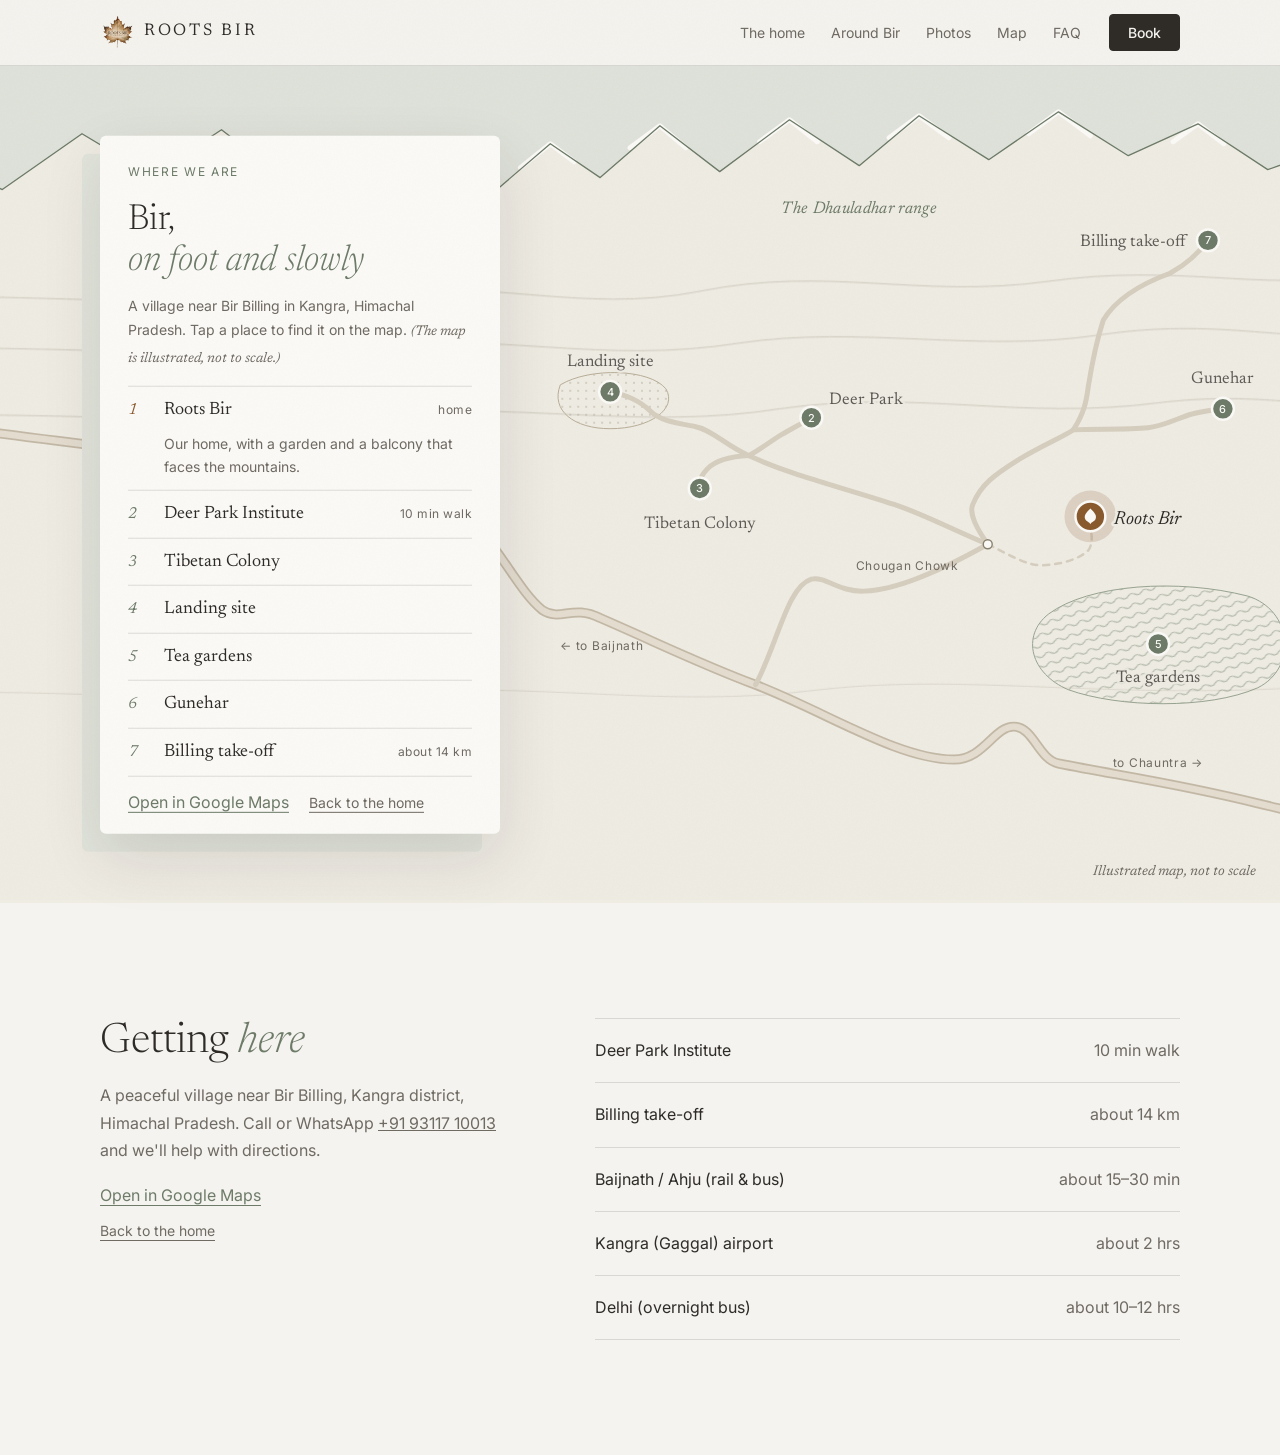
<file: map.html>
<!doctype html>
<html lang="en">
<head>
  <meta charset="utf-8">
  <meta name="viewport" content="width=device-width, initial-scale=1">
  <title>Map of Bir | Roots Bir Homestay</title>
  <meta name="description" content="An illustrated map of Bir, Himachal Pradesh: where the Roots Bir homestay is, and the quiet places nearby like Deer Park, the Tibetan Colony and the Billing take-off.">
  <link rel="canonical" href="https://rootsbir.com/map.html">
  <meta property="og:type" content="website">
  <meta property="og:site_name" content="Roots Bir">
  <meta property="og:title" content="Map of Bir | Roots Bir Homestay">
  <meta property="og:description" content="Where Roots Bir is, and the quiet places nearby.">
  <meta property="og:url" content="https://rootsbir.com/map.html">
  <meta property="og:image" content="https://rootsbir.com/images/og-image.jpg">
  <meta name="twitter:card" content="summary_large_image">
  <link rel="preconnect" href="https://fonts.googleapis.com">
  <link rel="preconnect" href="https://fonts.gstatic.com" crossorigin>
  <link href="https://fonts.googleapis.com/css2?family=Newsreader:ital,opsz,wght@0,6..72,300;0,6..72,400;1,6..72,300;1,6..72,400&family=Inter:wght@400;500&display=swap" rel="stylesheet">
  <link rel="icon" type="image/png" href="images/favicon.png">
  <link rel="stylesheet" href="styles.css">
  <link rel="stylesheet" href="map.css">
</head>
<body class="map-page">

  <header class="top">
    <div class="top-inner">
      <a href="index.html" class="name"><img class="mark" src="images/logo-mark.png" alt="" width="34" height="34"><span>Roots Bir</span></a>
      <nav class="nav" aria-label="Main">
        <a href="index.html#home">The home</a>
        <a href="index.html#around">Around Bir</a>
        <a href="index.html#photos">Photos</a>
        <a href="map.html" aria-current="page">Map</a>
        <a href="index.html#faq">FAQ</a>
      </nav>
      <a href="index.html#book" class="btn btn-solid btn-sm">Book</a>
    </div>
  </header>

  <main>
  <section class="snap map-section" id="map" data-label-nav="Map">
  <div class="map-stage">
    <!-- The illustrated map fills the screen -->
    <div class="map-canvas">
      <svg viewBox="-440 -20 1440 840" data-vb-wide="-440 -20 1440 840" data-vb-narrow="160 100 780 650" preserveAspectRatio="xMidYMid slice" role="img" aria-labelledby="map-t">
        <title id="map-t">Illustrated map of Bir showing Roots Bir and nearby places</title>
        <defs>
          <pattern id="tea" width="14" height="10" patternUnits="userSpaceOnUse" patternTransform="rotate(-18)">
            <path d="M0 5 Q3.5 2 7 5 T14 5" fill="none" stroke="#8f9c88" stroke-width="1.1" opacity=".7"/>
          </pattern>
          <pattern id="field" width="8" height="8" patternUnits="userSpaceOnUse">
            <circle cx="2" cy="2" r=".9" fill="#a99f8c" opacity=".55"/>
          </pattern>
        </defs>

        <rect x="-500" y="-40" width="1560" height="900" fill="#efece4"/>

        <!-- Dhauladhar: snowy ridge across the north -->
        <g class="ridge-n">
          <path d="M-500 120 L-430 70 L-360 104 L-280 48 L-210 90 L-140 44 L-70 98 L0 150 L70 96 L120 118 L190 58 L240 92 L300 40 L360 86 L430 34 L500 80 L560 30 L630 74 L700 26 L770 70 L840 38 L910 84 L1000 52 L1060 70 L1060 -40 L-500 -40 Z" fill="#dfe2da"/>
          <path d="M160 82 L190 58 L214 76 M270 62 L300 40 L326 62 M400 56 L430 34 L458 56 M530 52 L560 30 L590 52 M670 48 L700 26 L732 50 M815 56 L840 38 L866 58" fill="none" stroke="#fbfaf7" stroke-width="5" stroke-linejoin="round" stroke-linecap="round"/>
          <path d="M-500 120 L-430 70 L-360 104 L-280 48 L-210 90 L-140 44 L-70 98 L0 150 L70 96 L120 118 L190 58 L240 92 L300 40 L360 86 L430 34 L500 80 L560 30 L630 74 L700 26 L770 70 L840 38 L910 84 L1000 52 L1060 70" fill="none" stroke="#6d7b68" stroke-width="1.3" stroke-linejoin="round"/>
          <text x="500" y="128" class="m-region">The Dhauladhar range</text>
        </g>

        <!-- contour lines -->
        <g fill="none" stroke="#c9c3b6" stroke-width="1" opacity=".8">
          <path d="M-500 214 C-380 204 -200 226 0 210 C120 190 220 230 340 206 C470 180 560 214 690 196 C820 178 900 206 1000 190"/>
          <path d="M-500 266 C-360 256 -180 276 0 262 C140 246 240 280 380 258 C500 240 620 268 740 250 C860 232 930 258 1000 248"/>
          <path d="M-500 334 C-340 322 -160 344 0 330 C160 316 280 346 420 324 C560 304 660 336 800 318 C900 306 950 324 1000 318"/>
          <path d="M-500 612 C-320 600 -160 624 0 610 C180 596 300 626 460 606 C620 588 760 620 1000 600" opacity=".6"/>
        </g>


        <!-- tea gardens, south-east of Chougan Chowk -->
        <path d="M690 530 C730 500 820 494 890 512 C935 526 940 584 900 604 C850 626 760 624 710 606 C672 590 662 552 690 530 Z" fill="url(#tea)" stroke="#8f9c88" stroke-width="1" opacity=".9"/>

        <!-- landing field -->
        <path d="M200 300 C230 282 290 284 306 304 C318 324 290 344 250 344 C214 344 190 326 200 300 Z" fill="url(#field)" stroke="#b9ae98" stroke-width="1"/>

        <!-- main road: Baijnath to Chauntra -->
        <g fill="none" stroke-linecap="round" stroke-linejoin="round">
          <path class="highway-edge" d="M-500 330 C-300 360 -60 380 80 420 C130 436 150 500 182 526 C200 538 212 520 240 534 C300 560 340 580 396 601 C470 630 540 676 595 676 C625 676 635 643 655 643 C675 643 680 676 700 680 C760 692 820 700 900 720 C960 734 1010 748 1060 760"/>
          <path class="highway" d="M-500 330 C-300 360 -60 380 80 420 C130 436 150 500 182 526 C200 538 212 520 240 534 C300 560 340 580 396 601 C470 630 540 676 595 676 C625 676 635 643 655 643 C675 643 680 676 700 680 C760 692 820 700 900 720 C960 734 1010 748 1060 760"/>
        </g>

        <!-- roads out of Chougan Chowk -->
        <g fill="none" stroke-linecap="round" stroke-linejoin="round">
          <!-- down to the main road -->
          <path class="road" d="M629 460 C590 482 540 506 505 507 C480 508 466 492 452 495 C428 502 418 560 396 601"/>
          <!-- north-west: past Deer Park and the Tibetan Colony to the landing site -->
          <path class="road" d="M629 460 C595 446 565 430 535 420 C480 402 430 390 389 371 C365 360 352 345 336 342 C315 338 300 336 290 326 C280 316 266 310 250 307"/>
          <path class="road" d="M389 371 C402 364 412 356 422 350 C434 343 444 338 452 333"/>
          <path class="road" d="M389 371 C370 372 356 376 348 384 C342 390 340 395 340 399"/>
          <!-- north: up the hill to Billing, with the turn for Gunehar -->
          <path class="road" d="M629 460 C618 444 610 430 614 420 C622 400 636 390 660 375 C685 360 705 352 715 345 C726 328 728 316 730 301 C735 270 740 250 745 235 C760 210 790 196 812 188 C830 178 842 166 850 155"/>
          <path class="road" d="M715 345 C740 344 768 345 790 343 C808 341 822 332 835 329 C846 326 856 325 865 324"/>
          <!-- our lane -->
          <path class="lane" d="M629 460 C650 470 668 482 685 481 C705 480 722 474 730 466 C734 460 734 452 732 444"/>
        </g>

        <!-- Chougan Chowk -->
        <g class="m-off">
          <circle cx="629" cy="460" r="4.5" fill="#fbfaf7" stroke="#8a826f" stroke-width="1.4"/>
          <text x="600" y="486" text-anchor="end">Chougan Chowk</text>
        </g>

        <!-- where the main road goes -->
        <g class="m-off">
          <text x="200" y="566">← to Baijnath</text>
          <text x="845" y="684" text-anchor="end">to Chauntra →</text>
        </g>

        <!-- compass -->
        <g transform="translate(965 440)" class="m-compass">
          <circle r="26" fill="none" stroke="#b9b2a4"/>
          <path d="M0 -20 L6 4 L0 0 L-6 4 Z" fill="#6d7b68"/>
          <text y="-32" text-anchor="middle">N</text>
        </g>

        <!-- pins (positions match the list) -->
        <g class="pins">
          <g class="pin pin-home" data-place="1" transform="translate(732 432)" tabindex="0" role="button" aria-label="1, Roots Bir">
            <circle r="26" class="halo"/>
            <circle r="15" class="dot"/>
            <path d="M0 -8 C4 -4 7 -1 5 3 C3 6 1 5 0 8 C-1 5 -3 6 -5 3 C-7 -1 -4 -4 0 -8 Z" fill="#fbfaf7"/>
            <text class="m-label" x="24" y="8">Roots Bir</text>
          </g>
          <g class="pin" data-place="2" transform="translate(452 333)" tabindex="0" role="button" aria-label="2, Deer Park Institute">
            <circle r="20" class="halo"/><circle r="11" class="dot"/><text class="num" y="4">2</text>
            <text class="m-label" x="18" y="-14">Deer Park</text>
          </g>
          <g class="pin" data-place="3" transform="translate(340 404)" tabindex="0" role="button" aria-label="3, Tibetan Colony">
            <circle r="20" class="halo"/><circle r="11" class="dot"/><text class="num" y="4">3</text>
            <text class="m-label" x="0" y="40" text-anchor="middle">Tibetan Colony</text>
          </g>
          <g class="pin" data-place="4" transform="translate(250 307)" tabindex="0" role="button" aria-label="4, Landing site">
            <circle r="20" class="halo"/><circle r="11" class="dot"/><text class="num" y="4">4</text>
            <text class="m-label" x="0" y="-26" text-anchor="middle">Landing site</text>
          </g>
          <g class="pin" data-place="5" transform="translate(800 560)" tabindex="0" role="button" aria-label="5, Tea gardens">
            <circle r="20" class="halo"/><circle r="11" class="dot"/><text class="num" y="4">5</text>
            <text class="m-label" x="0" y="38" text-anchor="middle">Tea gardens</text>
          </g>
          <g class="pin" data-place="6" transform="translate(865 324)" tabindex="0" role="button" aria-label="6, Gunehar village">
            <circle r="20" class="halo"/><circle r="11" class="dot"/><text class="num" y="4">6</text>
            <text class="m-label" x="0" y="-26" text-anchor="middle">Gunehar</text>
          </g>
          <g class="pin" data-place="7" transform="translate(850 155)" tabindex="0" role="button" aria-label="7, Billing take-off">
            <circle r="20" class="halo"/><circle r="11" class="dot"/><text class="num" y="4">7</text>
            <text class="m-label" x="-22" y="6" text-anchor="end">Billing take-off</text>
          </g>
        </g>
      </svg>
      <p class="map-note">Illustrated map, not to scale</p>
    </div>

    <!-- Two offset paper panels with the place list -->
    <aside class="map-panel">
      <div class="panel-back" aria-hidden="true"></div>
      <div class="panel-front">
        <p class="eyebrow">Where we are</p>
        <h1>Bir, <em>on foot and slowly</em></h1>
        <p class="panel-lede">A village near Bir Billing in Kangra, Himachal Pradesh. Tap a place to find it on the map. <span class="lede-note">(The map is illustrated, not to scale.)</span></p>
        <ol class="places">
          <li data-place="1" class="is-home">
            <button type="button"><span class="n">1</span><span class="t">Roots Bir</span><span class="d">home</span></button>
            <p>Our home, with a garden and a balcony that faces the mountains.</p>
          </li>
          <li data-place="2">
            <button type="button"><span class="n">2</span><span class="t">Deer Park Institute</span><span class="d">10 min walk</span></button>
            <p>A quiet centre for study and meditation, an easy walk from the house.</p>
          </li>
          <li data-place="3">
            <button type="button"><span class="n">3</span><span class="t">Tibetan Colony</span></button>
            <p>Chokling Gompa, small cafés and the heart of Bir's Tibetan community.</p>
          </li>
          <li data-place="4">
            <button type="button"><span class="n">4</span><span class="t">Landing site</span></button>
            <p>Where the paragliders come down. Lovely at sunset, even if you don't fly.</p>
          </li>
          <li data-place="5">
            <button type="button"><span class="n">5</span><span class="t">Tea gardens</span></button>
            <p>The Bir tea estates, for a slow walk between the rows.</p>
          </li>
          <li data-place="6">
            <button type="button"><span class="n">6</span><span class="t">Gunehar</span></button>
            <p>An old village of slate-roofed houses and quiet lanes.</p>
          </li>
          <li data-place="7">
            <button type="button"><span class="n">7</span><span class="t">Billing take-off</span><span class="d">about 14 km</span></button>
            <p>The paragliding take-off, high up the hill road.</p>
          </li>
        </ol>
        <div class="panel-foot">
          <a class="link" href="https://maps.google.com/?q=Bir,+Himachal+Pradesh" target="_blank" rel="noopener">Open in Google Maps</a>
          <a class="link link-quiet" href="index.html">Back to the home</a>
        </div>
      </div>
    </aside>
  </div>
  </section>

  <section class="block snap tone-stone" id="getting-here" data-label-nav="Getting here">
    <div class="wrap two-col">
      <div>
        <h2 class="section-title">Getting <em>here</em></h2>
        <p class="muted">A peaceful village near Bir Billing, Kangra district, Himachal Pradesh. Call or WhatsApp <a href="https://wa.me/919311710013" target="_blank" rel="noopener">+91 93117 10013</a> and we'll help with directions.</p>
        <a class="link" href="https://maps.google.com/?q=Bir,+Himachal+Pradesh" target="_blank" rel="noopener">Open in Google Maps</a><br>
        <a class="link link-quiet" href="index.html">Back to the home</a>
      </div>
      <dl class="list compact">
        <div><dt>Deer Park Institute</dt><dd>10 min walk</dd></div>
        <div><dt>Billing take-off</dt><dd>about 14 km</dd></div>
        <div><dt>Baijnath / Ahju (rail &amp; bus)</dt><dd>about 15–30 min</dd></div>
        <div><dt>Kangra (Gaggal) airport</dt><dd>about 2 hrs</dd></div>
        <div><dt>Delhi (overnight bus)</dt><dd>about 10–12 hrs</dd></div>
      </dl>
    </div>
  </section>
  </main>


  <script src="main.js"></script>
</body>
</html>
</file>
<file: styles.css>
/* =========================================================
   ROOTS BIR · styles (v5, calm + artistic)
   Photo-led, lots of white space, one quiet accent, no flourishes.
   ========================================================= */
:root {
  --bg: #f4f3ef;          /* soft stone */
  --bg-soft: #eae8e2;     /* alternate section */
  --ink: #2f2c28;         /* warm charcoal */
  --muted: #6f6a62;
  --sage: #6d7b68;        /* the one accent: muted sage */
  --leaf: #8a5a2e;        /* russet from the maple-leaf logo, used sparingly */
  --line: rgba(47, 44, 40, .14);
  --photo: #d8d4cb;       /* shown until a photo loads */

  --serif: "Newsreader", Georgia, "Times New Roman", serif;
  --sans: "Inter", system-ui, -apple-system, "Segoe UI", sans-serif;

  --wrap: 1160px;
  --gutter: clamp(16px, 4vw, 40px);
  --space: clamp(72px, 9vw, 120px);
}

* { box-sizing: border-box; margin: 0; padding: 0; }
html { scroll-behavior: smooth; }
body {
  background: var(--bg); color: var(--ink);
  font-family: var(--sans); font-size: 16px; line-height: 1.7;
  -webkit-font-smoothing: antialiased;
}
a { color: inherit; }
h1, h2, h3 { font-family: var(--serif); font-weight: 300; line-height: 1.15; text-wrap: balance; }
h2 { font-size: clamp(30px, 3.4vw, 42px); }
h3 { font-size: 26px; }

.wrap { max-width: var(--wrap); margin: 0 auto; padding: 0 var(--gutter); }
.narrow { max-width: 720px; margin: 0 auto; padding: 0 var(--gutter); }
.block { padding: var(--space) 0; }
.soft { background: var(--bg-soft); }
.section-title { margin-bottom: 40px; }
.eyebrow { font-size: 12px; letter-spacing: .14em; text-transform: uppercase; color: var(--sage); margin-bottom: 18px; }
.muted { color: var(--muted); }
.small { font-size: 13px; }
.ph { text-decoration: underline dashed var(--sage); text-underline-offset: 4px; }
.link { display: inline-block; margin-top: 18px; color: var(--sage); text-underline-offset: 4px; }

.photo { background: var(--photo) center / cover no-repeat; border-radius: 6px; position: relative; }
.photo[data-label]::after {
  content: attr(data-label); position: absolute; left: 14px; bottom: 12px; right: 14px;
  font-size: 12px; color: var(--muted);
}

/* Buttons */
.btn { display: inline-block; text-decoration: none; font: 500 15px var(--sans); border-radius: 4px; padding: 14px 24px; cursor: pointer; border: 1px solid var(--ink); transition: background .2s, color .2s; }
.btn-solid { background: var(--ink); color: var(--bg); }
.btn-solid:hover { background: var(--sage); border-color: var(--sage); }
.btn-sm { padding: 9px 18px; font-size: 14px; }
a:focus-visible, button:focus-visible, input:focus-visible, select:focus-visible, summary:focus-visible { outline: 2px solid var(--sage); outline-offset: 3px; }

/* Header */
.top { position: sticky; top: 0; z-index: 40; background: rgba(244, 243, 239, .94); backdrop-filter: blur(8px); border-bottom: 1px solid var(--line); }
.top-inner { max-width: var(--wrap); margin: 0 auto; padding: 14px var(--gutter); display: flex; align-items: center; gap: 28px; }
.name { font-family: var(--serif); font-size: 24px; text-decoration: none; }
.nav { display: flex; gap: 26px; margin-left: auto; font-size: 14px; }
.nav a { text-decoration: none; color: var(--muted); }
.nav a:hover { color: var(--ink); }

/* Hero */
.hero { position: relative; }
.hero-img { height: min(78vh, 760px); border-radius: 0; }
.hero-img::before { content: ""; position: absolute; inset: 0; background: linear-gradient(to top, rgba(30,28,25,.45), rgba(30,28,25,0) 55%); }
.hero-img[data-label]::after { top: 20px; bottom: auto; left: auto; right: var(--gutter); color: var(--muted); z-index: 1; }
.hero-text { position: absolute; left: 0; right: 0; bottom: 0; max-width: var(--wrap); margin: 0 auto; padding: 0 var(--gutter) clamp(40px, 6vw, 72px); color: #fbfaf7; }
.hero h1 { font-size: clamp(38px, 5.4vw, 68px); max-width: 720px; }
.hero-text p { margin-top: 12px; font-size: 18px; opacity: .92; }

/* Availability bar */
.avail { max-width: var(--wrap); margin: -36px auto 0; padding: 0 var(--gutter); position: relative; z-index: 2; }
.avail-form {
  background: #fbfaf7; border: 1px solid var(--line); border-radius: 6px;
  display: grid; grid-template-columns: 1fr 1fr .7fr auto; gap: 0; align-items: stretch;
  box-shadow: 0 10px 30px rgba(47,44,40,.06);
}
.avail-form label { display: flex; flex-direction: column; padding: 14px 20px; border-right: 1px solid var(--line); min-width: 0; }
.avail-form span { font-size: 11px; letter-spacing: .12em; text-transform: uppercase; color: var(--muted); }
.avail-form input, .avail-form select { border: 0; background: transparent; font: 16px var(--sans); color: var(--ink); padding: 4px 0; width: 100%; }
.avail-form .btn { margin: 10px; }
.avail-note { font-size: 13px; color: var(--muted); margin-top: 12px; }

/* Intro */
.intro-text { font-family: var(--serif); font-weight: 300; font-size: clamp(22px, 2.4vw, 28px); line-height: 1.5; }
.facts { list-style: none; display: flex; flex-wrap: wrap; gap: 8px 28px; margin-top: 32px; font-size: 14px; color: var(--muted); }
.facts li::before { content: "·"; margin-right: 10px; color: var(--sage); }
.facts li:first-child::before { content: none; }

/* Alternating rows */
.row { display: grid; grid-template-columns: 1.3fr 1fr; gap: clamp(32px, 6vw, 88px); align-items: center; margin-bottom: clamp(56px, 7vw, 96px); }
.row.flip { grid-template-columns: 1fr 1.3fr; }
.row.flip .row-fig { order: 2; }
.row-img { aspect-ratio: 4 / 3; }
.row-text p { color: var(--muted); margin-top: 14px; max-width: 400px; }

.amen { border-top: 1px solid var(--line); padding-top: 40px; display: grid; grid-template-columns: 1fr 2fr; gap: 16px 40px; }
.amen h3 { font-size: 22px; }
.amen ul { list-style: none; display: grid; grid-template-columns: 1fr 1fr; gap: 0 32px; }
.amen li { padding: 10px 0; border-bottom: 1px solid var(--line); }
.amen .small { grid-column: 2; color: var(--muted); }

/* Two-column + lists */
.two-col { display: grid; grid-template-columns: 1fr 1.4fr; gap: clamp(32px, 6vw, 88px); align-items: start; }
.two-col .section-title { margin-bottom: 16px; }
.list div { display: grid; grid-template-columns: 180px 1fr; gap: 16px; padding: 18px 0; border-bottom: 1px solid var(--line); }
.list div:first-child { border-top: 1px solid var(--line); }
.list dt { font-family: var(--serif); font-size: 20px; }
.list dd { color: var(--muted); }
.list.compact div { grid-template-columns: 1fr auto; }
.list.compact dt { font-family: var(--sans); font-size: 16px; }

/* Photos */
.grid { display: grid; grid-template-columns: repeat(3, 1fr); gap: 12px; }
.grid .photo { aspect-ratio: 1; }

/* Reviews */
.rating { font-family: var(--sans); font-size: 14px; color: var(--sage); margin-left: 12px; vertical-align: middle; }
.reviews { display: grid; grid-template-columns: repeat(3, 1fr); gap: 40px; }
.reviews blockquote { font-family: var(--serif); font-weight: 300; font-size: 22px; line-height: 1.45; }
.reviews figcaption { margin-top: 14px; font-size: 14px; color: var(--muted); }

/* FAQ */
details { border-bottom: 1px solid var(--line); }
details:first-of-type { border-top: 1px solid var(--line); }
summary { list-style: none; cursor: pointer; padding: 20px 32px 20px 0; position: relative; font-size: 17px; }
summary::-webkit-details-marker { display: none; }
summary::after { content: "+"; position: absolute; right: 4px; top: 16px; font-size: 22px; color: var(--sage); font-weight: 300; }
details[open] summary::after { content: "–"; }
details p { padding: 0 0 22px; color: var(--muted); max-width: 600px; }

/* Footer */
.foot { padding: 56px 0 32px; border-top: 1px solid var(--line); }
.foot-inner { display: flex; justify-content: space-between; gap: 24px; flex-wrap: wrap; }
.foot-name { font-family: var(--serif); font-size: 26px; }
.foot-links { display: flex; gap: 24px; flex-wrap: wrap; font-size: 15px; }
.copy { margin-top: 40px; font-size: 13px; color: var(--muted); }

.mobile-book { display: none; }

/* Responsive */
@media (max-width: 900px) {
  .nav { display: none; }
  .top-inner .btn { margin-left: auto; }
  .avail-form { grid-template-columns: 1fr 1fr; }
  .avail-form label:nth-child(2) { border-right: 0; }
  .avail-form label:nth-child(3) { border-top: 1px solid var(--line); }
  .avail-form .btn { border-top: 0; }
  .row, .row.flip, .two-col, .amen { grid-template-columns: 1fr; }
  .row.flip .row-fig { order: 0; }
  .amen .small { grid-column: 1; }
  .reviews { grid-template-columns: 1fr; gap: 28px; }
}
@media (max-width: 600px) {
  .hero-img { height: 64vh; }
  .amen ul { grid-template-columns: 1fr; }
  .grid { grid-template-columns: 1fr 1fr; gap: 8px; }
  .list div { grid-template-columns: 1fr; gap: 4px; }
  .list.compact div { grid-template-columns: 1fr auto; }
  body { padding-bottom: 72px; }
  .mobile-book {
    display: block; position: fixed; left: 16px; right: 16px; bottom: 16px; z-index: 50;
    text-align: center; box-shadow: 0 8px 24px rgba(47,44,40,.18);
  }
}

/* =========================================================
   v5 · artistic layer (same flow, same colours)
   ========================================================= */
/* faint paper grain over the whole page */
body::after {
  content: ""; position: fixed; inset: 0; pointer-events: none; z-index: 100; opacity: .35; mix-blend-mode: multiply;
  background-image: url("data:image/svg+xml,%3Csvg xmlns='http://www.w3.org/2000/svg' width='160' height='160'%3E%3Cfilter id='n'%3E%3CfeTurbulence type='fractalNoise' baseFrequency='.9' numOctaves='2' stitchTiles='stitch'/%3E%3CfeColorMatrix values='0 0 0 0 .3 0 0 0 0 .28 0 0 0 0 .25 0 0 0 .09 0'/%3E%3C/filter%3E%3Crect width='100%25' height='100%25' filter='url(%23n)'/%3E%3C/svg%3E");
}
em { font-style: italic; font-weight: 300; }
h2 em, h1 em { color: var(--sage); }
.hero h1 em { color: inherit; display: block; }

.name { display: flex; align-items: center; gap: 10px; }
.mark { width: 34px; height: 34px; object-fit: contain; }
.name span { font-size: 17px; letter-spacing: .16em; text-transform: uppercase; }

/* intro */
.intro { position: relative; }
.drop { float: left; font-family: var(--serif); font-size: 4.2em; line-height: .82; margin: .06em .12em 0 0; color: var(--leaf); font-style: italic; }
.margin-note {
  position: absolute; left: var(--gutter); top: var(--space); writing-mode: vertical-rl; transform: rotate(180deg);
  font-size: 11px; letter-spacing: .2em; text-transform: uppercase; color: var(--muted); opacity: .8;
}
.ridge-wrap { max-width: var(--wrap); margin: clamp(56px, 7vw, 88px) auto 0; padding: 0 var(--gutter); color: var(--sage); }
.ridge { width: 100%; height: clamp(50px, 8vw, 110px); display: block; }
.ridge-cap { font-family: var(--serif); font-style: italic; font-size: 15px; color: var(--muted); text-align: right; margin-top: 8px; }

/* rows with an overlapping inset photo and a caption */
.row-fig { position: relative; }
.row-fig figcaption, .collage figcaption { font-family: var(--serif); font-style: italic; font-size: 15px; color: var(--muted); margin-top: 12px; }
.row-img.tall { aspect-ratio: 4 / 4.4; }
.row-inset {
  position: absolute; width: 38%; aspect-ratio: 3 / 4; right: -7%; bottom: -10%;
  border: 8px solid var(--bg); border-radius: 6px; box-shadow: 0 12px 30px rgba(47,44,40,.12);
}
.row.flip .row-inset { right: auto; left: -7%; }
.row-fig:has(.row-inset) figcaption { max-width: 58%; }
.row-num { display: block; font-family: var(--serif); font-style: italic; color: var(--sage); font-size: 18px; margin-bottom: 6px; }
.row-text { padding-top: 24px; }

/* collage instead of an even grid */
.collage { display: grid; grid-template-columns: repeat(12, 1fr); gap: 20px 16px; align-items: start; }
.collage .photo { aspect-ratio: 4 / 5; }
.c1 { grid-column: 1 / 6; } .c1 .photo { aspect-ratio: 4 / 5; }
.c2 { grid-column: 7 / 11; margin-top: 64px; } .c2 .photo { aspect-ratio: 1; }
.c3 { grid-column: 11 / 13; margin-top: 200px; } .c3 .photo { aspect-ratio: 3 / 5; }
.c4 { grid-column: 2 / 5; margin-top: 16px; } .c4 .photo { aspect-ratio: 1; }
.c5 { grid-column: 6 / 10; } .c5 .photo { aspect-ratio: 4 / 3; }
.c6 { grid-column: 10 / 13; margin-top: 48px; } .c6 .photo { aspect-ratio: 3 / 4; }

/* reviews: one featured quote */
.reviews { grid-template-columns: 1.6fr 1fr 1fr; align-items: end; }
.reviews .feature blockquote { font-size: clamp(28px, 3vw, 38px); font-style: italic; line-height: 1.3; }
.reviews .feature blockquote { text-indent: 0; }

/* footer */
.foot { border-top: 0; padding-top: 0; }
.foot-ridge { margin: 0 auto 40px; opacity: .8; }
.sign { font-family: var(--serif); color: var(--muted); font-size: 17px; margin-top: 4px; }

summary { font-family: var(--serif); font-size: 20px; }

@media (max-width: 900px) {
  .margin-note { display: none; }
  .row-inset { right: 4%; bottom: -8%; width: 34%; }
  .row.flip .row-inset { left: auto; right: 4%; }
  .row-text { padding-top: 40px; }
  .reviews { grid-template-columns: 1fr; }
  .collage { grid-template-columns: repeat(6, 1fr); }
  .c1 { grid-column: 1 / 5; } .c2 { grid-column: 3 / 7; margin-top: -40px; }
  .c3 { grid-column: 1 / 3; margin-top: 0; } .c4 { grid-column: 3 / 7; margin-top: 0; }
  .c5 { grid-column: 1 / 5; } .c6 { grid-column: 5 / 7; margin-top: 40px; }
}

video.photo { display: block; object-fit: cover; background: var(--photo); }
.collage video.photo { width: 100%; }
@media (prefers-reduced-motion: reduce) { video.photo { animation: none; } }

.foot-logo { width: 150px; height: auto; display: block; margin-bottom: 6px; }
.foot-inner { align-items: center; }

/* ---------- Loader ---------- */
.loader {
  position: fixed; inset: 0; z-index: 1000; background: var(--bg);
  display: grid; place-items: center;
  animation: loader-out .8s ease 2s forwards;
}
.loader-inner { text-align: center; animation: loader-in 1.1s ease both, loader-zoom .8s ease-in 2s forwards; }
.loader-leaf { width: min(260px, 60vw); height: auto; display: block; margin: 0 auto 22px; }
.loader-name { font-family: var(--serif); font-size: 30px; letter-spacing: .24em; text-transform: uppercase; color: var(--ink); margin-right: -.24em; }
.loader-by { display: flex; align-items: center; justify-content: center; gap: 14px; margin-top: 6px; font-family: var(--serif); font-style: italic; font-size: 17px; color: var(--muted); }
.loader-by span { width: 36px; height: 1px; background: var(--leaf); opacity: .6; }
@keyframes loader-in { from { opacity: 0; transform: translateY(8px); } to { opacity: 1; transform: none; } }
@keyframes loader-out { to { opacity: 0; visibility: hidden; } }
@keyframes loader-zoom { from { transform: scale(1); } to { transform: scale(1.35); } }
@media (prefers-reduced-motion: reduce) { .loader-inner { animation: none; } }

/* =========================================================
   v6 · page-by-page scroll, parallax, hero video, section tones
   ========================================================= */
:root {
  --tone-stone: #f4f3ef;  /* base */
  --tone-paper: #f8f6f1;  /* a touch lighter, for the rooms */
  --tone-sage:  #e3e6dd;  /* pale sage, from the accent */
  --tone-sand:  #eee7db;  /* warm sand */
  --tone-clay:  #ece3d8;  /* pale clay, from the russet leaf */
  --tone-ink:   #33362f;  /* deep moss charcoal, the one dark page */
}
html { scroll-padding-top: 64px; }
.block.snap { min-height: 100vh; min-height: 100svh; display: flex; flex-direction: column; justify-content: center; }
.block.snap > * { width: 100%; }
.block.snap > .margin-note { width: auto; }
.tone-stone { background: var(--tone-stone); }
.tone-paper { background: var(--tone-paper); }
.tone-sage  { background: var(--tone-sage); }
.tone-sand  { background: var(--tone-sand); }
.tone-clay  { background: var(--tone-clay); }
.tone-ink   { background: var(--tone-ink); color: #ece8df; }
.tone-ink h2 em, .tone-ink .rating { color: #b9c4b2; }
.tone-ink .reviews figcaption { color: #a9a49a; }
.tone-paper .row-inset { border-color: var(--tone-paper); }
.tone-sand .collage figcaption, .tone-clay .muted { color: #6a645b; }
.link-quiet { color: var(--muted); font-size: 14px; margin-top: 10px; }
/* soft fade between neighbouring tones */
.block.snap + .block.snap { box-shadow: inset 0 1px 0 rgba(47,44,40,.05); }

/* hero: full screen, photo + framed video window */
.hero { height: 100vh; height: 100svh; min-height: 560px; overflow: hidden; }
.hero-img { height: 100%; }
.hero-window {
  position: absolute; z-index: 2; right: max(var(--gutter), calc((100vw - var(--wrap)) / 2 + var(--gutter)));
  bottom: clamp(72px, 12vh, 140px); width: clamp(180px, 17vw, 250px);
}
.hero-window video {
  display: block; width: 100%; aspect-ratio: 9 / 16; object-fit: cover;
  border: 8px solid var(--bg); border-radius: 120px 120px 6px 6px; /* a soft window arch */
  box-shadow: 0 24px 60px rgba(20,18,15,.35); background: var(--photo);
}
.hero-window figcaption { font-family: var(--serif); font-style: italic; font-size: 15px; color: #f3f0ea; margin-top: 10px; text-align: center; text-shadow: 0 1px 8px rgba(0,0,0,.4); }
.hero-text { padding-right: calc(var(--gutter) + clamp(200px, 20vw, 290px)); padding-bottom: clamp(96px, 14vh, 150px); }
.scroll-cue { position: absolute; left: 50%; bottom: 26px; z-index: 3; width: 22px; height: 36px; margin-left: -11px; border: 1px solid rgba(255,255,255,.7); border-radius: 12px; }
.scroll-cue span { position: absolute; left: 50%; top: 7px; width: 2px; height: 7px; margin-left: -1px; background: #fff; border-radius: 2px; animation: cue 2.4s ease-in-out infinite; }
@keyframes cue { 0% { opacity: 0; transform: translateY(0); } 30% { opacity: 1; } 100% { opacity: 0; transform: translateY(12px); } }
.avail { margin-top: 0; padding-top: 28px; padding-bottom: 8px; }

/* parallax: the photo drifts slowly inside its frame */
.photo.px.px-on { overflow: hidden; background-image: none !important; }
.photo.px > .px-layer { position: absolute; left: 0; right: 0; top: -12%; bottom: -12%; background: center / cover no-repeat; will-change: transform; transform: translate3d(0, var(--py, 0px), 0); }
.hero-img.px > .px-layer { top: -8%; bottom: -16%; }
.hero-img::before { z-index: 1; }

/* section dots */
.dots { position: fixed; right: 22px; top: 50%; transform: translateY(-50%); z-index: 45; display: flex; flex-direction: column; gap: 14px; }
.dots a { position: relative; display: block; width: 9px; height: 9px; border-radius: 50%; border: 1px solid var(--muted); background: transparent; transition: background .3s, transform .3s, border-color .3s; }
.dots a.on { background: var(--sage); border-color: var(--sage); transform: scale(1.25); }
.dots a span { position: absolute; right: 20px; top: 50%; transform: translateY(-50%); white-space: nowrap; font-family: var(--serif); font-style: italic; font-size: 14px; color: var(--muted); opacity: 0; transition: opacity .25s; pointer-events: none; }
.dots a:hover span, .dots a:focus-visible span { opacity: 1; }
.dots.on-dark a { border-color: #cfc9be; }
.dots.on-dark a span { color: #e6e1d7; }

@media (max-width: 900px) {
  .dots { display: none; }
  .block.snap { min-height: 0; }
}
@media (max-width: 600px) {
  .hero { height: 88svh; }
  .hero-img { height: 100%; }
  .hero-window { right: 16px; bottom: auto; top: 84px; width: 120px; }
  .hero-window video { border-width: 5px; border-radius: 60px 60px 5px 5px; }
  .hero-window figcaption { display: none; }
  .hero-text { padding-right: var(--gutter); padding-bottom: 72px; }
  .scroll-cue { display: none; }
}
@media (prefers-reduced-motion: reduce) {
  html { scroll-behavior: auto; }
  .photo.px > .px-layer { transform: none; }
  .scroll-cue span { animation: none; }
}

/* =========================================================
   v7 · time-lapse hero, booking bar on the hero, host
   ========================================================= */
.block.snap { min-height: calc(100vh - 63px); min-height: calc(100svh - 63px); }
.hero { height: calc(100vh - 63px); height: calc(100svh - 63px); }
.hero-video { position: absolute; inset: 0; width: 100%; height: 100%; object-fit: cover; display: block; background: #8a8478; }
.hero-shade { position: absolute; inset: 0; background: linear-gradient(to top, rgba(28,26,22,.62) 0%, rgba(28,26,22,.18) 45%, rgba(28,26,22,0) 70%); }
.hero-text { z-index: 2; padding-right: var(--gutter); padding-bottom: clamp(64px, 10vh, 110px); }
.hero-text .avail-form { margin-top: 32px; max-width: 860px; background: rgba(251,250,247,.94); backdrop-filter: blur(6px); color: var(--ink); }
.hero-text .avail-note { color: rgba(251,250,247,.8); margin-top: 10px; }
.hero-window, .avail:empty { display: none; }

.map-section .map-stage { height: calc(100vh - 63px); height: calc(100svh - 63px); }

.host { display: grid; grid-template-columns: .8fr 1.2fr; gap: clamp(32px, 6vw, 96px); align-items: center; }
.host-photo { max-width: 360px; }
.host-ph { aspect-ratio: 4 / 5; border-radius: 180px 180px 6px 6px; background: linear-gradient(160deg, #cdd3c6, #b8bfb0); display: grid; place-items: center; }
.host-ph span { font-family: var(--serif); font-style: italic; font-size: 64px; color: rgba(251,250,247,.9); letter-spacing: .04em; }
.contact { margin-top: 28px; }
.contact dd a { color: var(--ink); text-underline-offset: 4px; }
.contact div { padding: 14px 0; }

@media (max-width: 900px) {
  .host { grid-template-columns: 1fr; }
  .host-photo { max-width: 240px; }
  .map-section .map-stage { height: auto; }
}
@media (max-width: 600px) {
  .hero { height: auto; min-height: 92svh; }
  .hero-text { position: absolute; padding-bottom: 28px; }
  .hero h1 { font-size: 36px; }
  .hero-text .avail-form { margin-top: 20px; }
}
@media (max-width: 600px) { body.at-top .mobile-book { opacity: 0; pointer-events: none; } .mobile-book { transition: opacity .3s; } }

/* v8 · normal scrolling: no full-page sections */
.block.snap { min-height: 0; display: block; }
.dots { display: none; }

/* v9 · footer = host + contact (links appear once), with icons */
.foot { background: var(--tone-stone); padding-top: clamp(48px, 6vw, 80px); }
.foot-grid { display: grid; grid-template-columns: .8fr 1.3fr 1fr; gap: clamp(32px, 5vw, 72px); align-items: start; }
.foot-host { display: grid; grid-template-columns: 112px 1fr; gap: 24px; align-items: center; }
.foot-host .host-ph { width: 112px; aspect-ratio: 4 / 5; border-radius: 56px 56px 6px 6px; }
.foot-host .host-ph span { font-size: 34px; }
.foot-host .eyebrow { margin-bottom: 6px; }
.host-name { font-size: clamp(26px, 2.4vw, 32px); margin-bottom: 10px; }
.host-name em { color: var(--sage); }
.foot-host .muted { font-size: 15px; }
.contact-list { list-style: none; border-top: 1px solid var(--line); }
.contact-list li { border-bottom: 1px solid var(--line); }
.contact-list a { display: flex; align-items: center; gap: 14px; padding: 10px 0; text-decoration: none; color: var(--ink); transition: color .2s; }
.contact-list a:hover { color: var(--sage); }
.contact-list svg { width: 22px; height: 22px; flex: none; fill: none; stroke: currentColor; stroke-width: 1.4; stroke-linecap: round; stroke-linejoin: round; color: var(--sage); }
.contact-list svg .fill { fill: currentColor; stroke: none; }
.contact-list span { display: flex; flex-direction: column; line-height: 1.3; font-size: 15px; }
.contact-list small { font-size: 11px; letter-spacing: .12em; text-transform: uppercase; color: var(--muted); }
@media (max-width: 900px) {
  .foot-grid { grid-template-columns: 1fr; }
}

/* =========================================================
   Direct booking dialog (booking.js)
   ========================================================= */
.avail-note.is-good { color: #d9e6d2; }
.avail-note.is-bad { color: #ffd9c7; }
.hero-text .avail-note.is-good { color: #d9e6d2; }
.hero-text .avail-note.is-bad { color: #ffd9c7; }
.avail-form .btn:disabled { opacity: .6; cursor: progress; }

.book-dialog {
  width: min(460px, calc(100vw - 32px)); max-height: calc(100vh - 32px); overflow: auto;
  margin: auto; padding: 32px 28px 28px; border: 1px solid var(--line); border-radius: 8px;
  background: #fbfaf7; color: var(--ink); box-shadow: 0 24px 60px rgba(30, 28, 25, .25);
}
.book-dialog [hidden] { display: none !important; }
.book-dialog.bd-wide { width: min(760px, calc(100vw - 32px)); }
.book-dialog { --pad: 28px; }
.bd-status { font-size: 15px; color: var(--muted); margin: -6px 0 16px; }
.bd-status.is-good { color: #2f5d3a; }
.bd-status.is-bad { color: #9a3b1c; }
.bd-pills { display: flex; gap: 8px; flex-wrap: wrap; }
.bd-pills span { background: #2f5d3a; color: #fbfaf7; font-size: 14px; font-weight: 500; padding: 5px 12px; border-radius: 999px; }
.bd-back { display: flex; gap: 8px; align-items: baseline; flex-wrap: wrap; border: 0; background: #f0eee8; border-radius: 6px; padding: 10px 12px; font: 14px var(--sans); color: var(--muted); cursor: pointer; text-align: left; }
.bd-back strong { color: var(--ink); font-weight: 500; }

/* Chosen dates, like two input boxes */
.bd-dates { display: grid; grid-template-columns: 1fr 1fr; border: 1px solid var(--line); border-radius: 8px; background: #fff; margin-bottom: 18px; overflow: hidden; }
.bd-date { padding: 10px 14px; }
.bd-date + .bd-date { border-left: 1px solid var(--line); }
.bd-date span { display: block; font-size: 10px; letter-spacing: .12em; text-transform: uppercase; color: var(--muted); }
.bd-date b { font-weight: 500; font-size: 15px; }
.bd-date.is-active { box-shadow: inset 0 -3px 0 var(--ink); }

/* Guest calendar */
.bd-cal { position: relative; }
.cal-nav { position: absolute; top: -4px; left: 0; right: 0; display: flex; justify-content: space-between; pointer-events: none; }
.cal-arrow { pointer-events: auto; width: 32px; height: 32px; border: 1px solid var(--line); border-radius: 50%; background: #fff; font-size: 18px; line-height: 1; color: var(--ink); cursor: pointer; }
.cal-arrow:disabled { opacity: .3; cursor: default; }
.cal-months { display: grid; grid-template-columns: 1fr; gap: 20px; }
.bd-wide .cal-months { grid-template-columns: repeat(auto-fit, minmax(290px, 1fr)); gap: 32px; }
.cal-title { text-align: center; font-weight: 600; font-size: 15px; margin: 2px 0 10px; }
.cal-grid { display: grid; grid-template-columns: repeat(7, 1fr); gap: 4px; }
.cal-dow { text-align: center; font-size: 11px; color: var(--muted); padding-bottom: 2px; }
.cal-day { position: relative; display: flex; flex-direction: column; align-items: center; justify-content: center; gap: 2px; min-height: 42px; padding: 4px 0; border: 1px solid var(--line); border-radius: 8px; background: #fff; font: 15px var(--sans); color: var(--ink); cursor: pointer; transition: border-color .1s; }
.cal-day:hover:not(:disabled) { border-color: var(--ink); }
.cal-n { font-size: 14px; font-weight: 500; line-height: 1.1; color: var(--ink); }
.cal-p { font-size: 11px; font-weight: 400; line-height: 1.1; color: var(--muted); white-space: nowrap; }
.cal-p:empty { display: none; }
/* Lower price: green tile, bold price with a down arrow */
.cal-day.is-deal { background: #dcefd6; border-color: #a9d19c; }
.cal-day.is-deal .cal-p { color: #1f5a2c; font-weight: 700; }
.cal-day.is-deal .cal-p::before { content: '▼'; font-size: 7px; margin-right: 2px; vertical-align: 1px; }
/* Higher price: amber tile, bold price with an up arrow */
.cal-day.is-peak { background: #fdecd0; border-color: #eec88d; }
.cal-day.is-peak .cal-p { color: #874a07; font-weight: 700; }
.cal-day.is-peak .cal-p::before { content: '▲'; font-size: 7px; margin-right: 2px; vertical-align: 1px; }
.cal-day.is-past { background: none; border-color: transparent; color: #cbc7bd; cursor: default; }
.cal-day.is-booked { background: repeating-linear-gradient(135deg, #f1eee8, #f1eee8 4px, #e4e0d7 4px, #e4e0d7 8px); border-color: transparent; color: #aaa59a; cursor: not-allowed; }
.cal-day.is-booked .cal-n { text-decoration: line-through; }
.cal-day.is-checkout { background: repeating-linear-gradient(135deg, #fff, #fff 4px, #f1eee8 4px, #f1eee8 8px); }
.cal-day.is-range { background: #ecebe6; border-color: #3a3833; }
.cal-day.is-range.is-deal { background: #dcefd6; }
.cal-day.is-range.is-peak { background: #fdecd0; }
.cal-day.is-start, .cal-day.is-end { background: var(--ink); border-color: var(--ink); color: #fbfaf7; }
.cal-day.is-start .cal-p, .cal-day.is-end .cal-p, .cal-day.is-start .cal-n, .cal-day.is-end .cal-n { color: #fbfaf7; }
.cal-day.is-past .cal-n, .cal-day.is-booked .cal-n { color: inherit; }
.cal-legend { display: flex; flex-wrap: wrap; gap: 6px 16px; margin-top: 14px; font-size: 12px; color: var(--muted); }
.cal-legend span::before { content: ''; display: inline-block; width: 12px; height: 12px; border-radius: 3px; margin-right: 6px; vertical-align: -2px; }
.cal-legend .lg-deal::before { background: #dcefd6; border: 1px solid #a9d19c; }
.cal-legend .lg-peak::before { background: #fdecd0; border: 1px solid #eec88d; }
.cal-legend .lg-booked::before { background: repeating-linear-gradient(135deg, #f1eee8, #f1eee8 3px, #ddd8ce 3px, #ddd8ce 6px); }
.cal-legend .lg-note { margin-left: auto; }
.cal-legend .lg-note::before { display: none; }
.cal-wait { font-size: 13px; color: var(--muted); margin-top: 8px; }

/* Price + Continue, stuck to the bottom of the box so it is always in view */
.bd-bar { position: sticky; bottom: calc(-1 * var(--pad)); display: flex; align-items: center; justify-content: space-between; gap: 16px;
  margin: 18px calc(-1 * var(--pad)) calc(-1 * var(--pad)); padding: 14px var(--pad); background: #fbfaf7; border-top: 1px solid var(--line); box-shadow: 0 -8px 20px rgba(30,28,25,.06); }
.bd-bar .btn { flex: 0 0 auto; padding-left: 28px; padding-right: 28px; }
.bd-price { font-size: 14px; color: var(--muted); line-height: 1.3; }
.bd-price strong { font-size: 22px; font-weight: 600; color: var(--ink); }
.bd-price s { font-size: 15px; margin-right: 2px; }
.bd-price-sub { font-size: 13px; }
.bd-price-sub.is-save { color: #1f5a2c; font-weight: 600; }

.avail-cal-link { border: 0; background: none; padding: 0; margin-top: 8px; font: 14px var(--sans); color: inherit; text-decoration: underline; text-underline-offset: 3px; cursor: pointer; opacity: .9; }
.hero-text .avail-cal-link { color: #fbfaf7; }
@media (max-width: 420px) { .book-dialog { --pad: 16px; padding: 24px 16px 16px; } .cal-day { min-height: 40px; } .cal-n { font-size: 14px; } .cal-p { font-size: 10.5px; letter-spacing: -.01em; } .cal-grid { gap: 3px; } }
.book-dialog::backdrop { background: rgba(30, 28, 25, .55); backdrop-filter: blur(2px); }
.book-dialog h2 { font-size: 30px; margin-bottom: 14px; }
.book-dialog h2 em { color: var(--sage); }
.bd-close { position: absolute; top: 10px; right: 14px; border: 0; background: none; font-size: 28px; line-height: 1; color: var(--muted); cursor: pointer; padding: 4px 8px; }
.bd-summary { list-style: none; padding: 14px 0; margin-bottom: 18px; border-top: 1px solid var(--line); border-bottom: 1px solid var(--line); font-size: 15px; }
.bd-summary li + li { color: var(--muted); }
.bd-summary li:last-child { color: var(--ink); font-weight: 500; }
.bd-form { display: grid; gap: 14px; }
.bd-form[hidden] { display: none; }
.bd-form label { display: flex; flex-direction: column; gap: 4px; }
.bd-form span { font-size: 11px; letter-spacing: .12em; text-transform: uppercase; color: var(--muted); }
.bd-form input, .bd-form textarea { font: 16px var(--sans); color: var(--ink); background: #fff; border: 1px solid var(--line); border-radius: 4px; padding: 10px 12px; width: 100%; }
.bd-form textarea { resize: vertical; }
.bd-form .btn { width: 100%; margin-top: 4px; }
.bd-form .btn:disabled { opacity: .6; cursor: progress; }
.bd-file input { padding: 8px; font-size: 14px; }
.bd-file small { font-size: 12px; color: var(--muted); line-height: 1.4; }
.bd-price s { color: var(--muted); font-weight: 400; margin-right: 2px; }
.bd-price strong { font-weight: 600; }
.bd-save { display: inline-block; margin-left: 8px; font-size: 12px; color: #2f5d3a; background: #e8f0e9; padding: 1px 6px; border-radius: 3px; }
.bd-msg.is-good p.bd-warn { color: #9a3b1c; margin: 0 0 14px; }
.bd-hp { position: absolute; left: -9999px; width: 1px; height: 1px; overflow: hidden; }
.bd-fine { font-size: 13px; color: var(--muted); line-height: 1.5; }
.bd-msg { margin-top: 14px; font-size: 15px; }
.bd-msg.is-bad { color: #9a3b1c; }
.bd-msg.is-good p { margin: 8px 0 18px; color: var(--muted); }
.bd-msg.is-good .btn { width: 100%; text-align: center; }
.bd-pay { margin: 4px 0 18px; padding: 16px; border: 1px solid var(--line); border-radius: 6px; background: #fff; text-align: center; }
.bd-pay-title { font-weight: 500; color: var(--ink); margin: 0 0 12px; }
.bd-msg.is-good .bd-pay .bd-pay-btn { width: 100%; }
.bd-qr { display: flex; justify-content: center; margin: 14px 0 8px; }
.bd-qr svg { width: 168px; height: 168px; }
.bd-msg.is-good .bd-pay p.bd-fine { margin: 6px 0 0; }
.bd-msg.is-good .btn.bd-wa { width: 100%; text-align: center; background: transparent; color: var(--ink); }
.bd-msg.is-good .btn.bd-wa:hover { background: var(--bg-soft); }
@media (max-width: 600px) { .bd-qr { display: none; } }

/* Floating chat button: opens WhatsApp */
.chat-fab {
  position: fixed; right: 20px; bottom: 20px; z-index: 48;
  display: inline-flex; align-items: center; gap: 8px;
  padding: 11px 16px 11px 13px; border-radius: 999px;
  background: #25d366; color: #fff; text-decoration: none;
  font: 500 15px/1 var(--sans); box-shadow: 0 8px 24px rgba(47,44,40,.22);
  transition: transform .2s ease, box-shadow .2s ease;
}
.chat-fab svg { width: 22px; height: 22px; fill: currentColor; flex: none; }
.chat-fab:hover { transform: translateY(-2px); box-shadow: 0 12px 28px rgba(47,44,40,.26); }
.chat-fab:focus-visible { outline: 2px solid var(--ink); outline-offset: 3px; }
@media (max-width: 600px) {
  /* sit above the mobile "Book" bar, icon only */
  .chat-fab { right: 16px; bottom: 80px; padding: 13px; }
  .chat-fab span { position: absolute; width: 1px; height: 1px; overflow: hidden; clip: rect(0 0 0 0); }
}
</file>
<file: map.css>
/* =========================================================
   ROOTS BIR · map page
   A full-screen illustrated map with two offset paper panels.
   ========================================================= */
.map-stage { position: relative; height: calc(100vh - 63px); height: calc(100svh - 63px); }
.map-canvas { position: absolute; inset: 0; }
.map-canvas svg { width: 100%; height: 100%; display: block; }
.map-note { position: absolute; right: 24px; bottom: 18px; font-family: var(--serif); font-style: italic; font-size: 14px; color: var(--muted); }

/* map text + marks */
.m-region { font-family: var(--serif); font-style: italic; font-size: 17px; fill: #6d7b68; text-anchor: middle; letter-spacing: .02em; }
.m-off text, .m-compass text { font-family: var(--sans); font-size: 12px; fill: #6f6a62; letter-spacing: .06em; }
.road { stroke: #d6cebf; stroke-width: 5; }
.lane { stroke: #d6cebf; stroke-width: 2.5; stroke-dasharray: 6 6; }

.pin { cursor: pointer; outline: none; }
.pin .dot { fill: #6d7b68; stroke: #fbfaf7; stroke-width: 2.5; transition: fill .3s; }
.pin .halo { fill: #6d7b68; opacity: 0; transition: opacity .3s, r .3s; }
.pin .num { font-family: var(--sans); font-size: 11px; font-weight: 500; fill: #fbfaf7; text-anchor: middle; pointer-events: none; }
.pin .m-label { font-family: var(--serif); font-size: 17px; fill: #2f2c28; paint-order: stroke; stroke: #efece4; stroke-width: 5px; stroke-linejoin: round; opacity: .75; transition: opacity .3s; }
.pin-home .dot { fill: #8a5a2e; }
.pin-home .halo { fill: #8a5a2e; }
.pin-home .m-label { font-style: italic; font-size: 19px; opacity: 1; }
.pin:hover .m-label, .pin:focus-visible .m-label, .pin.on .m-label { opacity: 1; }
.pin.on .halo { opacity: .18; animation: halo 2.6s ease-in-out infinite; }
.pin:focus-visible .dot { stroke: #2f2c28; }
@keyframes halo { 0%, 100% { opacity: .1; } 50% { opacity: .26; } }

/* offset panels */
.map-panel { position: absolute; z-index: 5; left: max(var(--gutter), calc((100vw - var(--wrap)) / 2 + var(--gutter))); top: 50%; transform: translateY(-50%); width: min(400px, 40vw); }
.panel-back { position: absolute; inset: 0; transform: translate(-18px, 18px); background: var(--tone-sage, #e3e6dd); border-radius: 6px; }
.panel-front { position: relative; background: #fbfaf7; border-radius: 6px; padding: 34px 32px 26px; box-shadow: 0 24px 60px rgba(47,44,40,.12); max-height: calc(100svh - 140px); overflow: auto; }
.panel-front h1 { font-size: clamp(30px, 2.8vw, 40px); margin-bottom: 12px; }
.panel-front h1 em { display: block; color: var(--sage); }
.panel-lede { color: var(--muted); font-size: 15px; margin-bottom: 22px; }

.places { list-style: none; border-top: 1px solid var(--line); }
.places li { border-bottom: 1px solid var(--line); }
.places button { all: unset; box-sizing: border-box; cursor: pointer; width: 100%; display: grid; grid-template-columns: 26px 1fr auto; align-items: baseline; gap: 10px; padding: 11px 0; }
.places button:focus-visible { outline: 2px solid var(--sage); outline-offset: 2px; }
.places .n { font-family: var(--serif); font-style: italic; color: var(--sage); font-size: 16px; }
.places .t { font-family: var(--serif); font-size: 19px; }
.places .d { font-size: 12px; color: var(--muted); letter-spacing: .04em; }
.places li.is-home .n { color: var(--leaf); }
.places p { max-height: 0; overflow: hidden; opacity: 0; color: var(--muted); font-size: 14px; line-height: 1.6; padding-left: 36px; transition: max-height .4s ease, opacity .4s ease, padding .4s ease; }
.places li.on p { max-height: 90px; opacity: 1; padding-bottom: 12px; }
.places li.on .t { color: var(--ink); }
.panel-foot { display: flex; gap: 20px; align-items: baseline; flex-wrap: wrap; }
.panel-foot .link { margin-top: 18px; }

@media (max-width: 900px) {

  .map-stage { height: auto; }
  .map-canvas { position: relative; height: auto; aspect-ratio: 720 / 600; background: #efece4; }
  .pin .m-label { font-size: 24px; stroke-width: 6px; }
  .pin-home .m-label { font-size: 26px; }
  .m-region { font-size: 22px; }
  .map-panel { position: relative; left: auto; top: auto; transform: none; width: auto; margin: -40px 16px 40px; }
  .panel-back { transform: translate(-8px, 8px); }
  .panel-front { max-height: none; padding: 26px 22px 20px; }
  .map-note { display: none; }
}
@media (prefers-reduced-motion: reduce) { .pin.on .halo { animation: none; } }
.lede-note { font-style: italic; font-family: var(--serif); }

/* map as a full-screen section (home page and map page) */
.map-section { position: relative; background: #efece4; }
.map-h { font-size: clamp(30px, 2.8vw, 40px); margin-bottom: 12px; }
.map-h em { display: block; color: var(--sage); }
.map-section .panel-front { max-height: calc(100svh - 63px - 56px); padding: 26px 28px 18px; }
.map-section .panel-lede { font-size: 14px; margin-bottom: 14px; }
.map-section .places button { padding: 8px 0; }
.map-section .places .t { font-size: 18px; }
.map-section .panel-foot .link { margin-top: 12px; }
@media (max-width: 900px) { .map-section .panel-front { max-height: none; } }
.highway-edge { stroke: #c4b9a6; stroke-width: 10; }
.highway { stroke: #e4ddd0; stroke-width: 6.5; }
</file>
